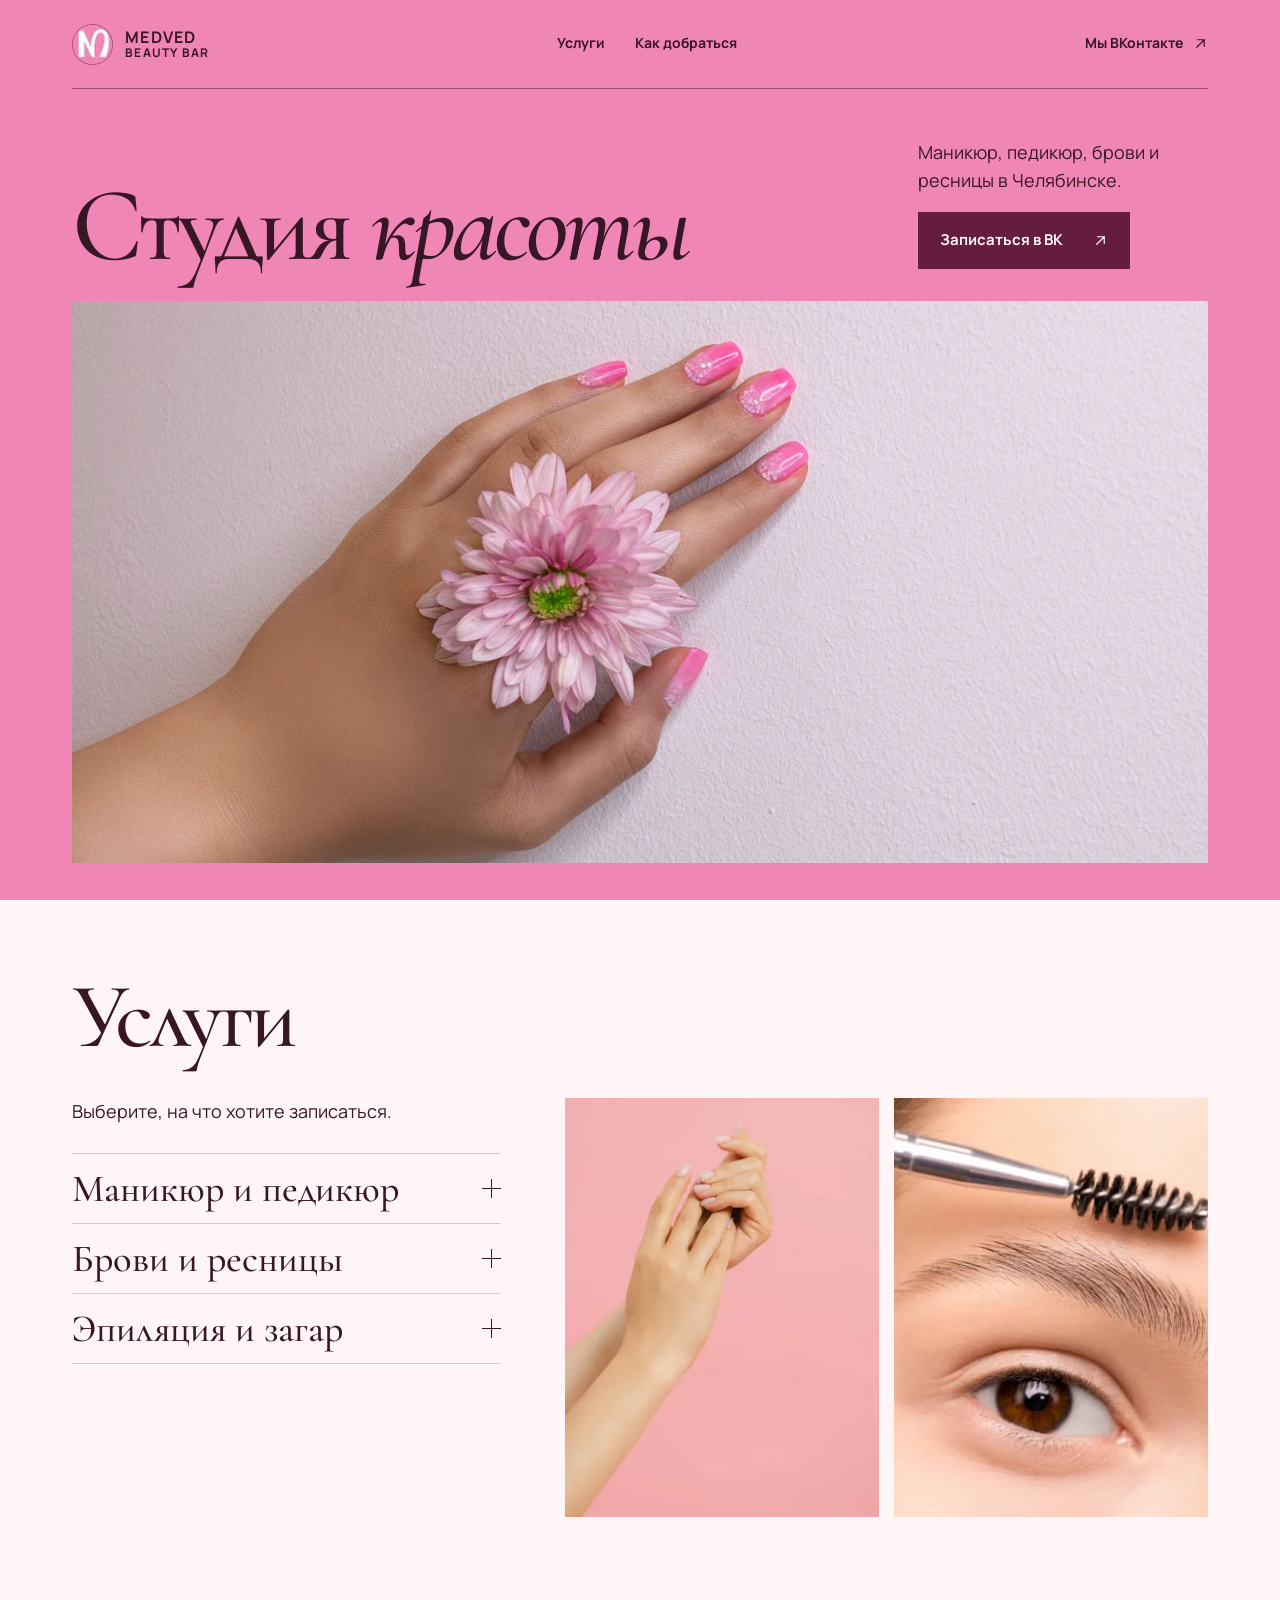
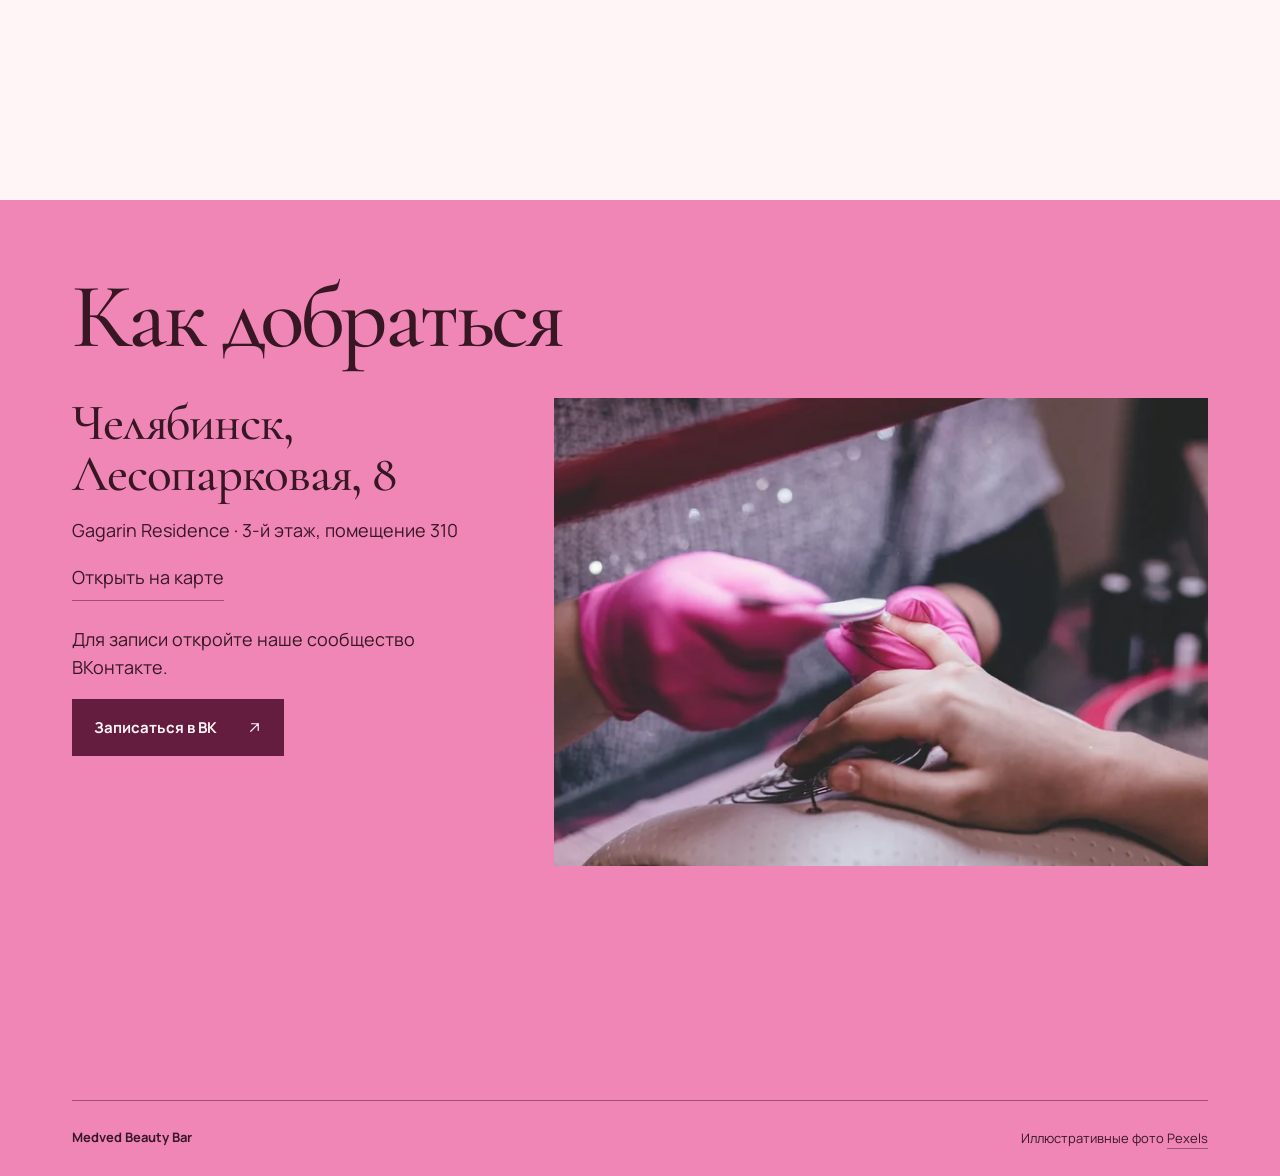
<file: docs/index.html>
<!doctype html>
<html lang="ru" data-type="place" data-radius="sharp" data-buttons="solid" data-motion>
<head>
<meta charset="utf-8">
<meta name="viewport" content="width=device-width, initial-scale=1">
<meta name="description" content="Medved Beauty Bar в Челябинске. Маникюр, педикюр, брови и ресницы. Запись в сообществе ВКонтакте.">
<meta name="theme-color" content="#f086b6">
<meta name="page-type" content="place">
<meta name="site-kind" content="other">
<meta name="page-kind" content="place">
<meta property="og:type" content="website">
<meta property="og:locale" content="ru_RU">
<meta property="og:title" content="Medved Beauty Bar — студия красоты">
<meta property="og:description" content="Medved Beauty Bar в Челябинске. Маникюр, педикюр, брови и ресницы. Запись в сообществе ВКонтакте.">
<meta property="og:image" content="https://fedinartemii.github.io/MedvedBeautyBar/assets/img/share.jpg">
<title>Medved Beauty Bar — студия красоты в Челябинске</title>
<link rel="canonical" href="https://fedinartemii.github.io/MedvedBeautyBar/">
<meta property="og:url" content="https://fedinartemii.github.io/MedvedBeautyBar/">
<link rel="icon" href="./assets/img/logo.webp" type="image/webp">
<link rel="stylesheet" href="./assets/fonts/fonts.css">
<link rel="stylesheet" href="./assets/site.css">
<link rel="stylesheet" href="./assets/motion/motion.css">
<script>document.documentElement.classList.add('m-enter');setTimeout(()=>document.documentElement.classList.add('m-enter-done'),700)</script>
<script type="module" src="./assets/motion/motion.js"></script>
<script type="module" src="./assets/site.js"></script>
</head>
<body class="wp-theme-medved-beauty-bar">
<a class="skip-link" href="#main">К содержанию</a>
<header class="site-head nav" id="top">
    <div class="head-row wrap">
        <a class="brand" href="#top" aria-label="Medved Beauty Bar">
            <span class="brand-mark"><img src="./assets/img/logo-160.webp" srcset="./assets/img/logo-160.webp 160w, ./assets/img/logo-320.webp 320w" sizes="153px" width="153" height="153" alt=""></span>
            <span><strong>MEDVED</strong>BEAUTY BAR</span>
        </a>
        <nav class="desktop-nav" aria-label="Разделы страницы">
            <a class="m-link m-link--bare" href="#services">Услуги</a>
            <a class="m-link m-link--bare" href="#visit">Как добраться</a>
        </nav>
        <a class="head-action m-link m-link--bare" href="https://vk.com/medved_bb">Мы ВКонтакте <svg class="arrow" aria-hidden="true" viewBox="0 0 20 20" fill="none"><path d="M5 15 15 5M6 5h9v9" stroke="currentColor" stroke-width="1.6" stroke-linecap="round" stroke-linejoin="round"/></svg></a>
        <details class="mobile-menu">
            <summary><span>Меню</span></summary>
            <nav aria-label="Разделы страницы">
                <a class="m-link m-link--bare" href="#services">Услуги</a>
                <a class="m-link m-link--bare" href="#visit">Как добраться</a>
                <a class="m-link m-link--bare" href="https://vk.com/medved_bb">Мы ВКонтакте <svg class="arrow" aria-hidden="true" viewBox="0 0 20 20" fill="none"><path d="M5 15 15 5M6 5h9v9" stroke="currentColor" stroke-width="1.6" stroke-linecap="round" stroke-linejoin="round"/></svg></a>
            </nav>
        </details>
    </div>
</header>
<main id="main" tabindex="-1">

<section data-enter="" class="wp-block-group hero wrap"><div class="wp-block-group__inner-container is-layout-flow wp-block-group-is-layout-flow">

<div class="wp-block-group hero-mast"><div class="wp-block-group__inner-container is-layout-flow wp-block-group-is-layout-flow">

<h1 class="wp-block-heading">Студия <em>красоты</em></h1>



<div class="wp-block-group hero-action"><div class="wp-block-group__inner-container is-layout-flow wp-block-group-is-layout-flow">

<p class="hero-lead wp-block-paragraph">Маникюр, педикюр, брови и ресницы в Челябинске.</p>



<div class="wp-block-buttons is-layout-flex wp-block-buttons-is-layout-flex">

<div class="wp-block-button booking-button"><a class="wp-block-button__link wp-element-button btn btn--primary btn--arrow" href="https://vk.com/medved_bb">Записаться в ВК</a></div>

</div>

</div></div>

</div></div>



<figure class="wp-block-image size-full hero-photo hero__media"><img decoding="async" fetchpriority="high" height="1000" loading="eager" sizes="(max-width: 690px) calc(100vw - 40px), (max-width: 1100px) calc(100vw - 88px), (max-width: 1584px) calc(100vw - 144px), 1440px" srcset="./assets/img/hero-680.webp 680w, ./assets/img/hero-1000.webp 1000w, ./assets/img/hero.webp 1500w" width="1500" src="./assets/img/hero.webp" alt="Розовый маникюр и цветок" /></figure>

</div></section>



<section tabindex="-1" id="services" class="wp-block-group services section"><div class="wp-block-group__inner-container is-layout-flow wp-block-group-is-layout-flow">

<div class="wp-block-group wrap services-wrap"><div class="wp-block-group__inner-container is-layout-flow wp-block-group-is-layout-flow">

<h2 class="wp-block-heading">Услуги</h2>



<div class="wp-block-group services-grid"><div class="wp-block-group__inner-container is-layout-flow wp-block-group-is-layout-flow">

<div class="wp-block-group services-copy"><div class="wp-block-group__inner-container is-layout-flow wp-block-group-is-layout-flow">

<p class="section-lead wp-block-paragraph">Выберите, на что хотите записаться.</p>



<details class="wp-block-details is-layout-flow wp-block-details-is-layout-flow"><summary>Маникюр и педикюр</summary>

<p class="wp-block-paragraph">Маникюр с покрытием и без, наращивание ногтей и педикюр.</p>

</details>



<details class="wp-block-details is-layout-flow wp-block-details-is-layout-flow"><summary>Брови и ресницы</summary>

<p class="wp-block-paragraph">Оформление и ламинирование бровей, ламинирование и наращивание ресниц.</p>

</details>



<details class="wp-block-details is-layout-flow wp-block-details-is-layout-flow"><summary>Эпиляция и загар</summary>

<p class="wp-block-paragraph">Лазерная эпиляция и моментальный загар.</p>

</details>

</div></div>



<div class="wp-block-group services-photos"><div class="wp-block-group__inner-container is-layout-flow wp-block-group-is-layout-flow">

<figure class="wp-block-image size-full service-photo nails-photo"><img decoding="async" height="850" loading="lazy" sizes="auto, (max-width: 690px) calc(50vw - 25px), 28vw" srcset="./assets/img/nails-360.webp 360w, ./assets/img/nails.webp 567w" width="567" src="./assets/img/nails.webp" alt="Руки с маникюром на розовом фоне" /></figure>



<figure class="wp-block-image size-full service-photo brow-photo"><img decoding="async" height="850" loading="lazy" sizes="auto, (max-width: 690px) calc(50vw - 25px), 28vw" srcset="./assets/img/brows-360.webp 360w, ./assets/img/brows.webp 705w" width="705" src="./assets/img/brows.webp" alt="Бровь расчёсывают щёточкой" /></figure>

</div></div>

</div></div>

</div></div>

</div></section>



<section tabindex="-1" id="visit" class="wp-block-group visit section"><div class="wp-block-group__inner-container is-layout-flow wp-block-group-is-layout-flow">

<div class="wp-block-group wrap visit-wrap"><div class="wp-block-group__inner-container is-layout-flow wp-block-group-is-layout-flow">

<h2 class="wp-block-heading">Как добраться</h2>



<div class="wp-block-group visit-grid"><div class="wp-block-group__inner-container is-layout-flow wp-block-group-is-layout-flow">

<div class="wp-block-group visit-copy"><div class="wp-block-group__inner-container is-layout-flow wp-block-group-is-layout-flow">

<p class="visit-address wp-block-paragraph">Челябинск, Лесопарковая, 8</p>



<p class="visit-room wp-block-paragraph">Gagarin Residence · 3-й этаж, помещение 310</p>



<p class="map-link wp-block-paragraph"><a class="m-link" href="https://yandex.ru/maps/org/medved_beauty_bar/210274487347/">Открыть на карте</a></p>



<p class="section-lead wp-block-paragraph">Для записи откройте наше сообщество ВКонтакте.</p>



<div class="wp-block-buttons is-layout-flex wp-block-buttons-is-layout-flex">

<div class="wp-block-button booking-button"><a class="wp-block-button__link wp-element-button btn btn--primary btn--arrow" href="https://vk.com/medved_bb">Записаться в ВК</a></div>

</div>

</div></div>



<figure class="wp-block-image size-full visit-photo"><img decoding="async" height="933" loading="lazy" sizes="auto, (max-width: 690px) calc(100vw - 40px), 54vw" srcset="./assets/img/visit-720.webp 720w, ./assets/img/visit.webp 1400w" width="1400" src="./assets/img/visit.webp" alt="Мастер в розовых перчатках делает маникюр" /></figure>

</div></div>

</div></div>

</div></section>

</main>
<footer class="site-footer">
    <div class="wrap footer-row">
        <a class="m-link m-link--bare" href="#top">Medved Beauty Bar</a>
        <p>Иллюстративные фото <a href="https://www.pexels.com/photo/pink-flower-on-hand-with-polished-nails-20758448/">Pexels</a></p>
    </div>
</footer>
</body>
</html>
</file>
<file: docs/assets/fonts/fonts.css>
@font-face {
  font-family: 'Cormorant Garamond';
  font-style: italic;
  font-weight: 500;
  font-display: swap;
  src: url(cormorant-garamond-italic.woff2) format('woff2');
  unicode-range: U+20-7e, U+a0-ff, U+400-52f, U+2000-206f, U+20bd, U+2116, U+2190-2193, U+2197;
}

@font-face {
  font-family: 'Cormorant Garamond';
  font-style: normal;
  font-weight: 500;
  font-display: swap;
  src: url(cormorant-garamond-normal.woff2) format('woff2');
  unicode-range: U+20-7e, U+a0-ff, U+400-52f, U+2000-206f, U+20bd, U+2116, U+2190-2193, U+2197;
}

@font-face {
  font-family: 'Manrope';
  font-style: normal;
  font-weight: 400 700;
  font-display: swap;
  src: url(manrope-normal.woff2) format('woff2');
  unicode-range: U+20-7e, U+a0-ff, U+400-52f, U+2000-206f, U+20bd, U+2116, U+2190-2193, U+2197;
}
</file>
<file: docs/assets/site.css>
@layer medved-reset {
  *, *::before, *::after { box-sizing: border-box; }
  body, h1, h2, p, figure { margin: 0; }
  a { color: inherit; }
  img { display: block; max-width: 100%; }
}

:root {
  --ink: #381725;
  --action: #641d3e;
  --paper: #fff5f7;
  --pink: #f086b6;
  --bg: var(--pink);
  --line: #a44b72;
  --line-strong: #a44b72;
  --paper-line: #dec2cd;
  --display: "Cormorant Garamond", Georgia, serif;
  --text: Manrope, Arial, sans-serif;
  --ease: cubic-bezier(.2,.8,.2,1);
  --s-2: 8px;
  --edges: 72px;
  --head-height: 89px;
  --arrow-icon: url("data:image/svg+xml,%3Csvg xmlns='http://www.w3.org/2000/svg' viewBox='0 0 20 20'%3E%3Cpath d='M5 15 15 5M6 5h9v9' fill='none' stroke='black' stroke-width='1.6' stroke-linecap='round' stroke-linejoin='round'/%3E%3C/svg%3E");
}

body { background: var(--pink); color: var(--ink); font: 400 18px/1.55 var(--text); }
::selection { background: var(--action); color: var(--paper); }
:focus-visible { outline: 2px solid var(--action); outline-offset: 4px; }
#main:focus-visible { outline-offset: -2px; }
.skip-link {
  position: fixed;
  top: 12px;
  left: 12px;
  z-index: 100;
  padding: 10px 16px;
  background: var(--paper);
  color: var(--ink);
  transform: translateY(-180%);
}
.skip-link:focus { transform: none; }
.wrap { width: calc(100% - 2 * var(--edges)); max-width: 1440px; margin-inline: auto; }
.site-head { height: var(--head-height); }
.head-row { height: 100%; display: flex; align-items: center; justify-content: space-between; border-bottom: 1px solid var(--line); }
.brand {
  min-height: 44px;
  display: inline-flex;
  align-items: center;
  gap: 12px;
  font-size: 12px;
  font-weight: 700;
  letter-spacing: .105em;
  line-height: 1.14;
  text-decoration: none;
}
.brand strong { display: block; font-size: 16px; }
.brand-mark {
  position: relative;
  flex: none;
  width: 41px;
  height: 41px;
  overflow: hidden;
  border: 1px solid var(--line);
  border-radius: 50%;
  background: var(--pink);
}
.brand-mark img {
  position: absolute;
  top: 50%;
  left: 50%;
  width: 153px;
  height: auto;
  max-width: none;
  transform: translate(-50%,-50%);
}
.desktop-nav { display: flex; gap: 30px; font-size: 14px; font-weight: 700; }
.desktop-nav a, .head-action { display: inline-flex; align-items: center; min-height: 44px; }
.head-action { gap: 10px; font-size: 14px; font-weight: 700; }
.arrow { width: 15px; height: 15px; flex: none; }
.mobile-menu { display: none; }

/* Classic WordPress adds a wrapper around Group blocks. Let their children use the grid tracks. */
:is(.hero, .hero-mast, .services-grid, .services-photos, .visit-grid) > .wp-block-group__inner-container {
  display: contents;
}
.wp-block-group.hero {
  display: grid;
  grid-template-rows: auto minmax(350px,1fr);
  gap: 32px;
  min-height: calc(100svh - var(--head-height));
  padding-block: 50px 37px;
}
.hero-mast { display: grid; grid-template-columns: minmax(0,1fr) minmax(230px,290px); gap: 30px; align-items: end; }
.hero h1 { font: 500 clamp(76px,8.2vw,122px)/.83 var(--display); letter-spacing: -.038em; }
.hero h1 em { white-space: nowrap; }
.hero-lead { margin-bottom: 17px; }
.hero .hero-photo { min-height: 350px; background: #dfcad4; }
.hero-photo, .service-photo, .visit-photo { margin: 0; position: relative; overflow: hidden; }
.hero-photo img, .service-photo img, .visit-photo img {
  position: absolute;
  inset: 0;
  width: 100%;
  height: 100%;
  object-fit: cover;
}
.hero-photo img { object-position: center 32%; }
.wp-block-buttons { display: flex; gap: 10px; }
.booking-button .wp-block-button__link {
  display: inline-flex;
  align-items: center;
  justify-content: space-between;
  gap: 30px;
  min-height: 57px;
  padding: 0 22px;
  border: 0;
  border-radius: 0;
  background: var(--action);
  color: var(--paper);
  font: 700 15px/1.2 var(--text);
  text-decoration: none;
}
.booking-button .wp-block-button__link::after {
  content: "";
  width: 15px;
  height: 15px;
  flex: none;
  background: currentColor;
  mask: var(--arrow-icon) center / contain no-repeat;
}

.section { min-height: 100svh; padding-block: clamp(48px,8.3vh,82px); }
.section h2 { font: 500 clamp(62px,7.2vw,104px)/.92 var(--display); letter-spacing: -.038em; margin: 0 0 39px; }
.services { background: var(--paper); --bg: var(--paper); }
.services-grid {
  display: grid;
  grid-template-columns: minmax(0, .8fr) minmax(0, 1.2fr);
  align-items: start;
  gap: clamp(32px,5vw,76px);
}
.section-lead { max-width: 34ch; margin-block: 0 27px; }
.services-photos { display: grid; grid-template-columns: 1fr 1fr; gap: 15px; }
.service-photo { aspect-ratio: 3 / 4; background: #edbdcd; }
.nails-photo img { object-position: center 35%; }
.brow-photo img { object-position: 52% 46%; }
.services-copy .wp-block-details { margin: 0; border-top: 1px solid var(--paper-line); }
.services-copy .wp-block-details:last-child { border-bottom: 1px solid var(--paper-line); }
.services-copy summary, .mobile-menu summary { list-style: none; cursor: pointer; }
.services-copy summary::-webkit-details-marker, .mobile-menu summary::-webkit-details-marker { display: none; }
.services-copy summary {
  display: flex;
  min-height: 69px;
  align-items: center;
  justify-content: space-between;
  gap: 14px;
  padding: 9px 0;
  font: 500 clamp(26px,3vw,43px)/1.05 var(--display);
}
.services-copy summary::after, .mobile-menu summary::after {
  content: "";
  width: 19px;
  height: 19px;
  flex: none;
  background:
    linear-gradient(currentColor,currentColor) center / 100% 1px no-repeat,
    linear-gradient(currentColor,currentColor) center / 1px 100% no-repeat;
}
.services-copy details[open] summary::after, .mobile-menu[open] summary::after { background-size: 100% 1px, 1px 0; }
.services-copy details p { margin: 0 30px 20px 0; max-width: 36ch; }
.services-copy summary:hover { color: var(--action); }

.visit-grid { display: grid; grid-template-columns: minmax(0,.78fr) minmax(0,1.22fr); gap: clamp(32px,5vw,76px); align-items: start; }
.visit-photo { min-height: min(52vh,520px); background: var(--pink); }
.visit-photo img { object-position: 49% 54%; }
.visit-address { font: 500 clamp(32px,4vw,58px)/.98 var(--display); letter-spacing: -.022em; max-width: 14ch; }
.visit-room { margin-top: 18px; }
.map-link { margin-block: 12px 25px; }
.map-link a { display: inline-flex; align-items: center; min-height: 44px; }
.visit-copy .section-lead { margin-bottom: 18px; }
.site-footer { background: var(--pink); }
.footer-row { display: flex; justify-content: space-between; gap: 20px; align-items: center; min-height: 76px; border-top: 1px solid var(--line); font-size: 13px; }
.footer-row > a { display: inline-flex; align-items: center; min-height: 44px; font-weight: 700; }

@media (prefers-reduced-motion: no-preference) {
  .services-copy details[open] p, .mobile-menu[open] nav { animation: disclosure-in 180ms var(--ease) both; }
  @keyframes disclosure-in { from { opacity: .25; transform: translateY(-5px); } }
}
@media (max-height: 790px) and (min-width: 691px) {
  .hero-photo img { object-position: center 19%; }
}
@media (max-width: 1100px) {
  :root { --edges: 44px; }
  .hero h1 { line-height: .88; }
}
@media (max-width: 900px) {
  .hero-mast { grid-template-columns: minmax(0,1fr) minmax(200px,240px); }
  .hero h1 { font-size: clamp(62px,9.3vw,82px); }
  .hero h1 em { display: block; }
}
@media (max-width: 690px) {
  :root { --edges: 20px; --head-height: 68px; }
  body { font-size: 16px; }
  .brand { gap: 8px; font-size: 9px; }
  .brand strong { font-size: 14px; }
  .brand-mark { width: 34px; height: 34px; }
  .brand-mark img { width: 123px; }
  .desktop-nav, .head-action { display: none; }
  .mobile-menu { display: block; z-index: 5; }
  .mobile-menu summary { display: flex; align-items: center; gap: 8px; min-height: 44px; padding-left: 6px; font-size: 14px; font-weight: 700; }
  .mobile-menu summary::after { width: 13px; height: 13px; }
  .mobile-menu nav {
    position: absolute;
    inset: var(--head-height) 0 auto;
    padding: 12px var(--edges) 22px;
    display: grid;
    gap: 2px;
    background: var(--pink);
    border-bottom: 1px solid var(--line);
  }
  .mobile-menu nav a { display: flex; align-items: center; justify-content: space-between; min-height: 44px; }
  .wp-block-group.hero { grid-template-rows: auto minmax(240px,1fr); gap: 24px; padding-block: 32px 20px; }
  .hero-mast, .services-grid, .visit-grid { grid-template-columns: minmax(0,1fr); gap: 24px; }
  .hero h1 { font-size: clamp(52px,16vw,79px); }
  .hero .hero-photo { min-height: 240px; }
  .hero-photo img { object-position: 47% 35%; }
  .booking-button, .booking-button .wp-block-button__link { width: 100%; }
  .booking-button .wp-block-button__link { min-height: 51px; padding-inline: 17px; }
  .services.section { min-height: 0; }
  .section h2 { font-size: clamp(55px,13.5vw,72px); margin-bottom: 26px; }
  .section-lead { margin-bottom: 20px; }
  .services-copy summary { min-height: 59px; font-size: 34px; }
  .services-photos { gap: 10px; }
  .visit-photo { min-height: 0; aspect-ratio: 1.06; }
  .footer-row { flex-wrap: wrap; gap: 0 12px; padding-block: 8px 18px; }
}
@media (max-width: 359px) {
  .services-copy summary { font-size: 28px; }
}
</file>
<file: docs/assets/motion/motion.css>
/*
  taste-skill motion.css - the micro-interactions a company site has (figma.com, x.ai): one small
  opt-in layer over system.css and ui/cards.css. Link it after them (data-motion on <html> is optional);
  load motion.js once (it adds the tab indicator, the number tick and the card loops).
  The layer is ON as soon as this file is linked: no attribute is needed (a hover shot of a linked card or photo
  shows the 2px lift and the 1.03 zoom). <html data-motion="off"> switches the whole layer off; data-motion="live"
  is the number tick in a headless shot (motion.js).
  references/motion.md says what moves and how fast. Everything here answers the pointer, the
  keyboard or a number coming into view once, plus the hero's one entrance on load (the end of this
  file); nothing moves because the page scrolled (that is a dealt moment's job, assets/moments).

  Hover moves sit under (hover: hover) and (pointer: fine): a phone never keeps a stuck hover.
  Hover out runs 120ms against 150ms in (motion.md, tokens).
  Under prefers-reduced-motion colours still change and a press still shows; nothing moves or scales.
*/

:root {
  --m-in: 150ms;                              /* hover in: buttons, links, nav, tabs */
  --m-out: 120ms;                             /* hover out */
  --m-press: 90ms;                            /* a press */
  --m-panel: 200ms;                           /* a menu or sheet opening */
  --m-close: 120ms;                           /* a menu closing */
  --m-slide: 240ms;                           /* an indicator travelling between two tabs or links */
  --m-image: 600ms;                           /* a photograph scaling inside its mask */
  --m-image-out: 400ms;                       /* ...and settling back */
  --m-ease: var(--ease, cubic-bezier(.2, .8, .2, 1)); /* the one UI ease-out (system.css --ease): fast start, soft landing */
  --m-ease-io: cubic-bezier(.65, 0, .35, 1);  /* the indicator: leaves and lands softly */
  --m-ease-enter: cubic-bezier(.22, 1, .36, 1); /* an entrance settling: long soft tail, never past its mark */
  --m-cycle: 3.2s;                            /* one cycle of a card's loop (2.5-4 s) */
  --m-lift: -2px;
}

/* ---------------------------------------------------------------- buttons */
html:not([data-motion="off"]) .btn {
  position: relative;
  transition: background-color var(--m-out) var(--m-ease), color var(--m-out) var(--m-ease),
              border-color var(--m-out) var(--m-ease), box-shadow var(--m-out) var(--m-ease),
              transform var(--m-press) var(--m-ease);
}
/* the tone moves toward the ground: a black button greys a little on white, a white one on black */
html:not([data-motion="off"]) .btn--primary:hover { background: color-mix(in oklab, var(--action) 84%, var(--bg)); }
html:not([data-motion="off"]) .btn--secondary:hover {
  background: color-mix(in oklab, var(--bg) 92%, var(--ink));
  border-color: color-mix(in oklab, var(--ink) 32%, transparent);
}
html:not([data-motion="off"]) .btn:hover { transition-duration: var(--m-in), var(--m-in), var(--m-in), var(--m-in), var(--m-press); }
html:not([data-motion="off"]) .btn:active { transform: translateY(1px) scale(.985); }
/* the step: a button rises 1px on hover (2px on the large size) and presses 1px down with a 1.5% shrink on
   click; pointer only. The text-link secondary (arrow and block looks) keeps its underline and does not step.
   Reduced motion keeps the colour change only (see the end of this file). */
@media (hover: hover) and (pointer: fine) {
  html:not([data-motion="off"]) .btn:hover { transform: translateY(-1px); }
  html:not([data-motion="off"]) .btn--xl:hover { transform: translateY(-2px); }
  html:not([data-motion="off"]):is([data-buttons="arrow"], [data-buttons="block"]) .btn--secondary:hover { transform: none; }
  html:not([data-motion="off"]) .btn:active { transform: translateY(1px) scale(.985); }
  html:not([data-motion="off"]):is([data-buttons="arrow"], [data-buttons="block"]) .btn--secondary:active { transform: scale(.985); }
}

/* the arrow: the text arrow (.btn--arrow, .link) nudges 3px; the drawn arrow (.m-arrow) grows its
   stem and moves its head 3px, the way a good product site's "Learn more" does. The pointer's move
   only for a fine pointer; keyboard focus shows it anywhere */
html:not([data-motion="off"]) :is(.btn--arrow, .link)::after { transition: transform var(--m-out) var(--m-ease); }
html:not([data-motion="off"]) :is(.btn--arrow, .link):focus-visible::after { transform: translateX(3px); transition-duration: var(--m-in); }
.m-arrow { width: 12px; height: 12px; flex: none; overflow: visible; fill: none; stroke: currentColor; stroke-width: 1.6;
           stroke-linecap: round; stroke-linejoin: round; }
.m-arrow__stem { opacity: 0; transform: scaleX(.2); transform-origin: 1px 50%; transform-box: fill-box;
                 transition: opacity var(--m-out) var(--m-ease), transform var(--m-out) var(--m-ease); }
.m-arrow__head { transition: transform var(--m-out) var(--m-ease); }
:is(a, button):focus-visible > .m-arrow .m-arrow__stem { opacity: 1; transform: none; transition-duration: var(--m-in); }
:is(a, button):focus-visible > .m-arrow .m-arrow__head { transform: translateX(3px); transition-duration: var(--m-in); }
@media (hover: hover) and (pointer: fine) {
  html:not([data-motion="off"]) :is(.btn--arrow, .link):hover::after { transform: translateX(3px); transition-duration: var(--m-in); }
  :is(a, button):hover > .m-arrow .m-arrow__stem { opacity: 1; transform: none; transition-duration: var(--m-in); }
  :is(a, button):hover > .m-arrow .m-arrow__head { transform: translateX(3px); transition-duration: var(--m-in); }
}

/* a pill that is a link (the line above a hero headline) */
html:not([data-motion="off"]) a.pill { transition: background-color var(--m-out) var(--m-ease), border-color var(--m-out) var(--m-ease); }
html:not([data-motion="off"]) a.pill:hover { background: color-mix(in oklab, var(--card) 90%, var(--ink)); border-color: var(--line-strong); transition-duration: var(--m-in); }

/* ---------------------------------------------------------------- links: an underline that draws */
/* .link and links in running text: a rest line, and the ink line draws left to right on hover and
   leaves to the right. A link in a sentence rests on its own colour at 45% (about 3.3:1 on its
   ground), so it reads as a link even when it is the same colour as the text (WCAG 1.4.1); .link
   and .m-link carry an arrow or sit alone and rest on the faint hairline */
html:not([data-motion="off"]) :is(.link, .m-link, p a:not([class]), .footer ul a, .footer .link) {
  text-decoration: none;
  background-image: linear-gradient(currentColor, currentColor), linear-gradient(var(--m-rest, var(--line-strong)), var(--m-rest, var(--line-strong)));
  background-repeat: no-repeat; background-size: 0% 1px, 100% 1px;
  background-position: right 0 bottom 0, 0 100%;
  transition: background-size var(--m-out) var(--m-ease), color var(--m-out) var(--m-ease);
  padding-bottom: 2px;
}
/* set on its own rule: the shared rule above is (0,3,1) through :is(.footer .link) and would win */
html:not([data-motion="off"]) p a:not([class]) { --m-rest: color-mix(in oklab, currentColor 45%, transparent); }
html:not([data-motion="off"]) :is(.footer ul a, .m-link--bare):not(:hover, :focus-visible) { background-size: 0% 1px, 0% 1px; }
html:not([data-motion="off"]) :is(.link, .m-link, p a:not([class]), .footer ul a, .footer .link):is(:hover, :focus-visible) {
  background-size: 100% 1px, 100% 1px; background-position: left 0 bottom 0, 0 100%; transition-duration: var(--m-in);
}
/* the link's arrow is not underlined: the line runs under the words only */
html:not([data-motion="off"]) .link { background-size: 0% 1px, calc(100% - 1em - var(--s-2)) 1px; }
html:not([data-motion="off"]) .link:is(:hover, :focus-visible) { background-size: calc(100% - 1em - var(--s-2)) 1px, calc(100% - 1em - var(--s-2)) 1px; }
html:not([data-motion="off"]) .link, html:not([data-motion="off"]) .link:is(:hover, :focus-visible) { background-position: 0 100%, 0 100%; }
html:not([data-motion="off"]) .footer ul a:hover { color: var(--ink); }

/* ---------------------------------------------------------------- navigation */
/* the nav words take no pill (ST-08, ST-11): system.css draws the underline under a word from the left on hover and focus, and
   takes it away to the right; the page you are on keeps its still bar (system.css draws it, at the same inset) */
@media (min-width: 1024px) {
  /* the full-width panel: fades and settles 6px in 200ms with its columns together (one surface, read
     as one); it closes in 120ms. While one menu is open, the next word swaps the panel at once
     (motion.js .m-menu-open) */
  html:not([data-motion="off"]) .nav__menu {
    transform: translateY(-6px);
    transition: opacity var(--m-close) var(--m-ease), transform var(--m-close) var(--m-ease), visibility 0s linear var(--m-close);
  }
  html:not([data-motion="off"]) .nav__item:is(:hover, :focus-within) > .nav__menu {
    transition: opacity var(--m-panel) var(--m-ease) 150ms, transform var(--m-panel) var(--m-ease) 150ms, visibility 0s linear 150ms;
  }
  /* .m-menu-open comes on when the first panel starts to show (150ms): from then the next word swaps
     the panel at once. Duration and delay go to 0, the properties stay listed, so the panel that is
     still fading in finishes its own 200ms instead of snapping */
  html:not([data-motion="off"]) .nav.m-menu-open .nav__menu,
  html:not([data-motion="off"]) .nav.m-menu-open .nav__item:is(:hover, :focus-within) > .nav__menu { transition-duration: 0s; transition-delay: 0s; }
  html:not([data-motion="off"]) .menu-col a { transition: color var(--m-out) var(--m-ease); }
  html:not([data-motion="off"]) .menu-col a:hover { transition-duration: var(--m-in); }
  html:not([data-motion="off"]) .menu-card .panel { transition: border-color var(--m-out) var(--m-ease); }
}
/* the phone sheet slides in 8px and fades (system.js opens it) */
@media (max-width: 1023px) {
  html:not([data-motion="off"]) .nav.is-open .nav__links { transition: opacity var(--m-panel) var(--m-ease), transform var(--m-panel) var(--m-ease); }
  @starting-style { html:not([data-motion="off"]) .nav.is-open .nav__links { opacity: 0; transform: translateY(-8px); } }
}

/* ---------------------------------------------------------------- tabs: the indicator slides */
html:not([data-motion="off"]) .tabs.m-has-ind { position: relative; isolation: isolate; }
html:not([data-motion="off"]) .tabs.m-has-ind .tab { position: relative; z-index: 1; }
html:not([data-motion="off"]) .tabs.m-has-ind .tab[aria-selected="true"] { background: transparent; border-color: transparent; }
/* the pill takes its new size at once and travels by transform alone (motion.js: it starts scaled to
   the old tab's size at the old place and settles to scale 1 at the new one), so nothing is laid out
   again while it moves and its corners are true at rest */
.m-tab-ind {
  position: absolute; left: 0; top: 0; z-index: 0; width: var(--w, 0px); height: var(--h, 0px);
  border-radius: var(--r-btn); background: var(--ink); pointer-events: none;
  transform: translate(var(--x, 0px), var(--y, 0px)) scale(var(--sx, 1), var(--sy, 1)); transform-origin: 0 0;
  transition: transform var(--m-slide) var(--m-ease-io);
}
.m-tab-ind.is-jump { transition: none; }
html:not([data-motion="off"]) .tab { transition: color var(--m-slide) var(--m-ease), border-color var(--m-out) var(--m-ease), background-color var(--m-out) var(--m-ease); }

/* ---------------------------------------------------------------- focus */
/* the ring (system.css) is drawn in full in the frame the focus lands; no transition */

/* ---------------------------------------------------------------- cards: a 2px lift */
/* the card rises 2px, its border and shadow deepen; a card without its own box (.card--open) lifts
   its panel. Never tilts, flips or follows the pointer */
html:not([data-motion="off"]) .card:not(.card--open, .card--plan) {
  transition: transform var(--m-out) var(--m-ease), border-color var(--m-out) var(--m-ease), box-shadow var(--m-out) var(--m-ease);
}
html:not([data-motion="off"]) .card--open > .panel { transition: transform var(--m-out) var(--m-ease), box-shadow var(--m-out) var(--m-ease); }
@media (hover: hover) and (pointer: fine) {
  html:not([data-motion="off"]) .card:not(.card--open, .card--plan, .m-nolift):hover {
    transform: translateY(var(--m-lift));
    border-color: color-mix(in oklab, var(--ink) 16%, transparent);
    /* the shadow is deeper on a dark card (its lightness l): about .2 on white, .64 on near-black */
    box-shadow: inset 0 1px 0 var(--c-hi, transparent), 0 1px 2px rgb(0 0 0 / .06),
                0 14px 32px -18px oklch(from var(--card, #fff) 0 0 0 / calc(0.75 - l * 0.55));
    transition-duration: 180ms;
  }
  html:not([data-motion="off"]) .card--open:not(.m-nolift):hover > .panel {
    transform: translateY(var(--m-lift)); box-shadow: 0 14px 32px -18px oklch(from var(--bg, #fff) 0 0 0 / calc(0.75 - l * 0.55)); transition-duration: 180ms;
  }
}

/* ---------------------------------------------------------------- photographs: 1.03 inside the mask */
/* a photograph in a link or a linked card grows 3% inside its own mask (the frame, the tile, a .m-zoom wrapper);
   the mask clips it, so the box never moves. .m-zoom is the hook for any other photograph: wrap it. */
.m-zoom { overflow: clip; }
html:not([data-motion="off"]) :is(.frame__img, .tile__media > img, .m-zoom img, .m-zoom > video) {
  transition: transform var(--m-image-out) var(--m-ease);
}
@media (hover: hover) and (pointer: fine) {
  html:not([data-motion="off"]) :is(a, .card:has(a), .m-zoom):hover :is(.frame__img, .tile__media > img),
  html:not([data-motion="off"]) .m-zoom:hover :is(img, video) { transform: scale(1.03); transition-duration: var(--m-image); }
}

/* ---------------------------------------------------------------- inputs, switches, checks */
html:not([data-motion="off"]) .field :is(input, select, textarea), .m-input {
  transition: border-color var(--m-out) var(--m-ease), box-shadow var(--m-out) var(--m-ease), background-color var(--m-out) var(--m-ease);
}
html:not([data-motion="off"]) .field :is(input, select, textarea):hover, .m-input:hover { border-color: color-mix(in oklab, var(--ink) 48%, transparent); }
html:not([data-motion="off"]) .field :is(input, select, textarea):focus, .m-input:focus {
  /* the field's own ring in place of the outline: a 2px line in --action (3:1 on the ground) and a soft halo,
     there at once like every focus ring (the hover's fade does not apply to focus) */
  outline: none; border-color: var(--action);
  box-shadow: 0 0 0 1px var(--action), 0 0 0 4px color-mix(in oklab, var(--action) 20%, transparent); transition-duration: 0s;
}
/* a switch: <button class="m-switch" role="switch" aria-checked="false" aria-label="..."></button>
   (motion.js flips aria-checked on click unless the page handles it). The knob slides in 180ms and
   stretches 4px while pressed, both by transform (a scaleX from its left edge; on, the 12px shift
   keeps its right edge where it rests). The off track is ink at 48% (3.3:1 or more against the knob
   and the ground, the 3:1 a control needs) */
.m-switch {
  position: relative; flex: none; width: 40px; height: 24px; padding: 0; border: 0; border-radius: 999px; cursor: pointer;
  background: color-mix(in oklab, var(--ink) 48%, var(--bg));
  transition: background-color 180ms var(--m-ease);
}
.m-switch::before {
  content: ""; position: absolute; left: 3px; top: 3px; width: 18px; height: 18px; border-radius: 999px;
  background: var(--bg); box-shadow: 0 1px 3px rgb(0 0 0 / .25);
  transform-origin: 0 50%; transition: transform 180ms var(--m-ease);
}
.m-switch[aria-checked="true"] { background: var(--action); }
.m-switch[aria-checked="true"]::before { transform: translateX(16px); background: var(--action-ink); }
.m-switch:active::before { transform: scaleX(1.22); transition-duration: var(--m-press); }
.m-switch[aria-checked="true"]:active::before { transform: translateX(12px) scaleX(1.22); }
.m-switch:hover:not([aria-checked="true"]) { background: color-mix(in oklab, var(--ink) 58%, var(--bg)); }
/* a check box: <input type="checkbox" class="m-check">, the tick fades in as it grows from 70% to full size, 160ms */
.m-check {
  appearance: none; -webkit-appearance: none; flex: none; margin: 0; width: 20px; height: 20px; border-radius: 6px; cursor: pointer;
  border: 1px solid color-mix(in oklab, var(--ink) 48%, var(--bg)); background: var(--bg) no-repeat center / 14px 14px;
  display: inline-grid; place-items: center;
  transition: background-color var(--m-in) var(--m-ease), border-color var(--m-in) var(--m-ease);
}
.m-check::before {
  content: ""; width: 10px; height: 6px; margin-top: -2px; border: solid var(--action-ink); border-width: 0 0 2px 2px;
  opacity: 0; transform: rotate(-45deg) scale(.7); transform-origin: 50% 50%;
  transition: transform 160ms var(--m-ease), opacity 100ms var(--m-ease);
}
.m-check:hover:not(:checked) { border-color: color-mix(in oklab, var(--ink) 64%, var(--bg)); }
.m-check:checked { background-color: var(--action); border-color: var(--action); }
.m-check:checked::before { opacity: 1; transform: rotate(-45deg) scale(1); }

/* ---------------------------------------------------------------- FAQ
   Every answer stays open (ST-47, system.css): nothing here opens, closes or animates its height. */

/* ---------------------------------------------------------------- numbers that tick once */
[data-m-count] { font-variant-numeric: tabular-nums; }

/* ---------------------------------------------------------------- loops inside a card's panel */
/* a CSS loop the page writes inside [data-m-loop] runs one cycle in --m-cycle (2.5-4 s) and repeats
   while on screen; motion.js pauses it off screen and restarts it on hover (motion.md) */
[data-m-loop] { --m-cycle: 3.2s; --m-still: 0.6; --m-safe: 48px; }
/* the pause button (a 32px disc 12px in from the bottom-right corner) gets a clear band: content in
   the flow ends --m-safe (48px) above the bottom edge, and a fading stage dissolves above that band,
   never under the button. Size the panel so the loop's subject sits above the fade */
[data-m-loop]:not(:has(> .stage)) { padding-bottom: var(--m-safe); }
[data-m-loop] > .stage:is(.stage--fade-b, .stage--fade-br) { bottom: var(--m-safe); }
/* on a phone (as ui.js does) and under reduced motion a loop holds its finished picture: the frame at
   --m-still (0-1) of the cycle, set on the loop where the picture is complete */
@media (max-width: 639px) {
  [data-m-loop] * { animation-duration: var(--m-cycle) !important; animation-delay: calc(-1 * var(--m-still) * var(--m-cycle)) !important;
                    animation-play-state: paused !important; }
}
[data-m-loop].is-m-off *, [data-m-loop].is-m-paused * { animation-play-state: paused !important; }

/* ---------------------------------------------------------------- the hero's entrance */
/* Once on load the hero enters (motion.js enter(), motion.md): the h1 line by line out of word masks,
   then its lead, each button and its facts 60ms apart, the picture settling; about 1.1 s.
   Markup: data-enter on the hero <section> and the one head line that sets html.m-enter before the
   first paint (with its 700ms safety mark, m-enter-done). Only the words wait, and only in that window
   until motion.js takes over (.is-entering): no script, reduced motion, print and data-motion="off"
   show the hero as written; a script later than the mark finds the words fading in here.
   The pictures (a photograph, a window, the collage) are never hidden, so nothing blinks or flashes
   the hero's ground: a photograph waits at 1.05 and a window or collage at .98, by the scale property
   (it composes with any transform of their own), and they settle by transition as soon as the
   entrance starts or the mark passes. */
@media screen and (prefers-reduced-motion: no-preference) {
  html.m-enter:not(.m-enter-done, [data-motion="off"]) .hero[data-enter]:not([data-enter="off"], .is-entering, .is-entered)
    :is(h1, h1 ~ *, :has(> h1) ~ *, :has(~ h1)):not([data-enter-media], .hero__bg, .hero__media, .hero__stage, .hero__art, .hero__window, .hero-visual, .ly-collage,
         :has([data-enter-media], .hero__bg, .hero__media, .hero__stage, .hero__art, .hero__window, .hero-visual, .ly-collage)) { opacity: 0; }
  /* the mark passed before motion.js arrived: the words fade in instead of appearing at once */
  html.m-enter.m-enter-done:not([data-motion="off"]) .hero[data-enter]:not([data-enter="off"], .is-entering, .is-entered)
    :is(h1, h1 ~ *, :has(> h1) ~ *, :has(~ h1)) { transition: opacity 400ms var(--m-ease); }
  /* the settle: a photograph from 1.05 inside its frame (the hero clips one of its own), anything else from .98 */
  html.m-enter:not([data-motion="off"]) .hero[data-enter]:not([data-enter="off"], .is-still)
    :is(:is([data-enter-media], .hero__bg, .hero__media, .hero__stage, .hero__art, .hero__window, .hero-visual, .ly-collage):is(img, picture, video),
        :is([data-enter-media], .hero__bg, .hero__media, .hero__stage, .hero__art, .hero__window, .hero-visual, .ly-collage) > :is(img, picture, video, .frame__img)) {
    transition: scale 1100ms var(--m-ease-enter), clip-path 1100ms var(--m-ease-enter);
  }
  /* the clip's resting value, kept below the waiting rule's weight so that one wins while it applies */
  .hero[data-enter] :is([data-enter-media], .hero__bg, .hero__media, .hero__stage, .hero__art, .hero__window, .hero-visual, .ly-collage):is(img, picture, video) { clip-path: inset(0); }
  html.m-enter:not([data-motion="off"]) .hero[data-enter]:not([data-enter="off"], .is-still)
    :is([data-enter-media], .hero__bg, .hero__media, .hero__stage, .hero__art, .hero__window, .hero-visual, .ly-collage):not(img, picture, video, :has(> :is(img, picture, video, .frame__img))) {
    transition: scale 900ms var(--m-ease-enter);
  }
  html.m-enter:not(.m-enter-done, [data-motion="off"]) .hero[data-enter]:not([data-enter="off"], .is-entering, .is-entered)
    :is(:is([data-enter-media], .hero__bg, .hero__media, .hero__stage, .hero__art, .hero__window, .hero-visual, .ly-collage):is(img, picture, video),
        :is([data-enter-media], .hero__bg, .hero__media, .hero__stage, .hero__art, .hero__window, .hero-visual, .ly-collage) > :is(img, picture, video, .frame__img)) { scale: 1.05; }
  html.m-enter:not(.m-enter-done, [data-motion="off"]) .hero[data-enter]:not([data-enter="off"], .is-entering, .is-entered)
    :is([data-enter-media], .hero__bg, .hero__media, .hero__stage, .hero__art, .hero__window, .hero-visual, .ly-collage):is(img, picture, video) { clip-path: inset(2.381%); }   /* a picture that is itself the media (a band under the header, a full-bleed layer) has no frame: its own clip keeps it inside its box while larger, (1 - 1/1.05) / 2 */
  html.m-enter:not(.m-enter-done, [data-motion="off"]) .hero[data-enter]:not([data-enter="off"], .is-entering, .is-entered)
    :is([data-enter-media], .hero__bg, .hero__media, .hero__stage, .hero__art, .hero__window, .hero-visual, .ly-collage):not(img, picture, video, :has(> :is(img, picture, video, .frame__img))) { scale: .98; }
  html.m-enter:not([data-motion="off"]) .hero[data-enter]:not([data-enter="off"], .is-entered) { overflow: clip; }
}
/* while it runs: each word of the h1 in its own mask (the masks go when the h1 gets its own nodes back) */
.hero[data-enter] .m-w { display: inline-block; overflow: clip; vertical-align: top; padding-bottom: .12em; margin-bottom: -.12em; }
.hero[data-enter] .m-w__in { display: inline-block; }

/* ---------------------------------------------------------------- reduced motion */
@media (prefers-reduced-motion: reduce) {
  html:not([data-motion="off"]) .card:hover, html:not([data-motion="off"]) .card--open:hover > .panel,
  html:not([data-motion="off"]) :is(a, .card:has(a), .m-zoom):hover :is(.frame__img, .tile__media > img, img, video),
  html:not([data-motion="off"]) .btn:is(:hover, :active), html:not([data-motion="off"]) :is(.btn--arrow, .link):hover::after,
  :is(a, button):hover > .m-arrow :is(.m-arrow__head, .m-arrow__stem) { transform: none !important; }
  .m-arrow__stem { opacity: 1; transform: none; }
  html:not([data-motion="off"]) .nav__menu { transform: none !important; }
  /* the controls keep their state and their colour change, without travel: the tab pill and the switch
     knob jump, the tick fades in at full size, the underline is drawn at once */
  .m-tab-ind { transition: none; }
  .m-switch::before { transition-property: background-color; }
  .m-switch:active::before { transform: none; }
  .m-switch[aria-checked="true"]::before, .m-switch[aria-checked="true"]:active::before { transform: translateX(16px); }
  .m-check::before { transform: rotate(-45deg) scale(1); transition-property: opacity; }
  html:not([data-motion="off"]) :is(.link, .m-link, p a:not([class]), .footer ul a, .footer .link) { transition-property: color, opacity, background-color, border-color; }
  /* a press still shows, as a deeper tone instead of a move */
  html:not([data-motion="off"]) .btn--primary:active { background: color-mix(in oklab, var(--action) 74%, var(--bg)); }
  html:not([data-motion="off"]) .btn--secondary:active { background: color-mix(in oklab, var(--bg) 86%, var(--ink)); }
  [data-m-loop] * { animation-duration: var(--m-cycle) !important; animation-iteration-count: infinite !important;
                    animation-delay: calc(-1 * var(--m-still) * var(--m-cycle)) !important; animation-play-state: paused !important; }
}
</file>
